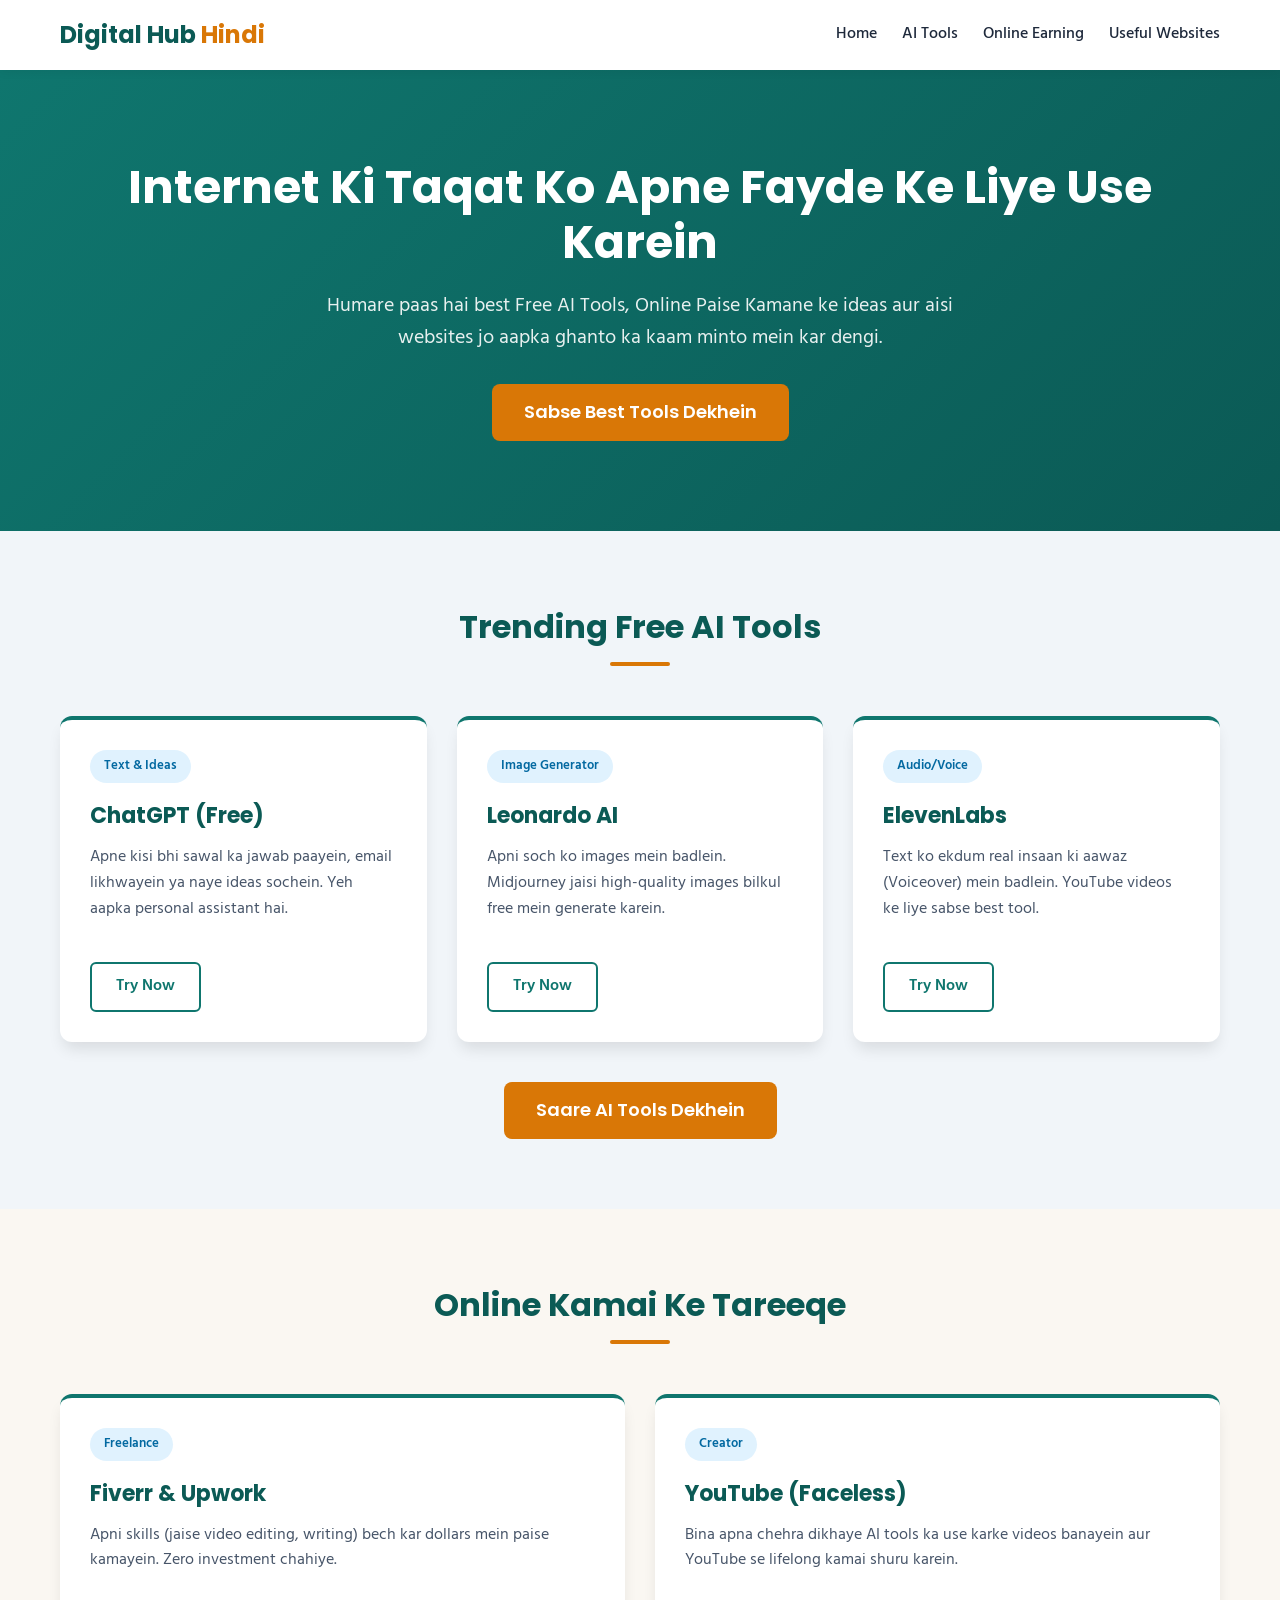
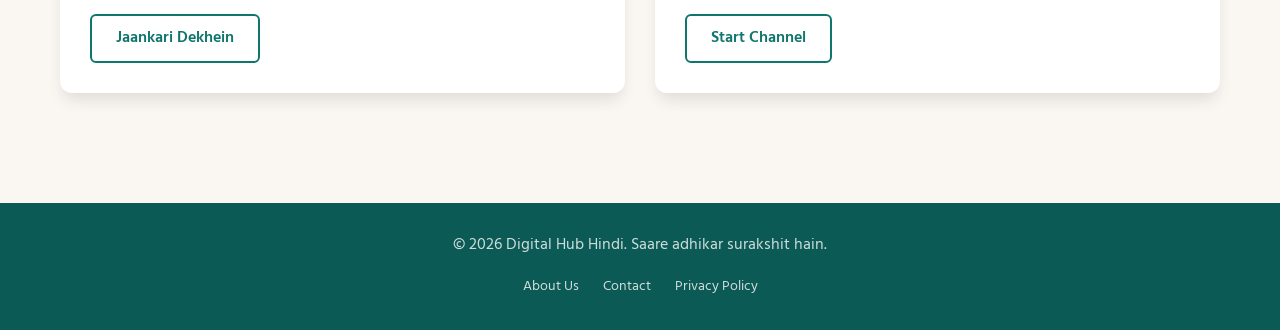
<file: index.html>
<!DOCTYPE html>
<html lang="hi">
<head>
    <meta charset="UTF-8">
    <meta name="viewport" content="width=device-width, initial-scale=1.0">
    <title>Digital Hub Hindi | Best AI Tools & Earning Ideas</title>
    
    <meta name="description" content="Digital Hub Hindi par aapko milenge best free AI tools, online earning ke tareeqe aur useful websites ki puri jaankari.">
    
    <link rel="preconnect" href="https://fonts.googleapis.com">
    <link rel="preconnect" href="https://fonts.gstatic.com" crossorigin>
    <link href="https://fonts.googleapis.com/css2?family=Hind:wght@400;500;600&family=Poppins:wght@500;600;700&display=swap" rel="stylesheet">
    
    <link rel="stylesheet" href="styles.css">
</head>
<body>

    <header class="navbar">
        <div class="container nav-container">
            <a href="index.html" class="logo">Digital Hub <span>Hindi</span></a>
            <nav class="nav-links">
                <a href="index.html">Home</a>
                <a href="ai-tools.html">AI Tools</a>
                <a href="earning.html">Online Earning</a>
                <a href="useful-sites.html">Useful Websites</a>
            </nav>
        </div>
    </header>

    <section class="hero">
        <div class="container hero-content">
            <h1>Internet Ki Taqat Ko Apne Fayde Ke Liye Use Karein</h1>
            <p>Humare paas hai best Free AI Tools, Online Paise Kamane ke ideas aur aisi websites jo aapka ghanto ka kaam minto mein kar dengi.</p>
            <a href="ai-tools.html" class="btn-primary">Sabse Best Tools Dekhein</a>
        </div>
    </section>

    <section id="ai-tools" class="section-padding bg-light">
        <div class="container">
            <h2 class="section-title">Trending Free AI Tools</h2>
            <div class="grid-cards">
                <div class="card">
                    <span class="badge">Text & Ideas</span>
                    <h3>ChatGPT (Free)</h3>
                    <p>Apne kisi bhi sawal ka jawab paayein, email likhwayein ya naye ideas sochein. Yeh aapka personal assistant hai.</p>
                    <a href="https://chat.openai.com" target="_blank" class="btn-outline">Try Now</a>
                </div>
                <div class="card">
                    <span class="badge">Image Generator</span>
                    <h3>Leonardo AI</h3>
                    <p>Apni soch ko images mein badlein. Midjourney jaisi high-quality images bilkul free mein generate karein.</p>
                    <a href="https://leonardo.ai" target="_blank" class="btn-outline">Try Now</a>
                </div>
                <div class="card">
                    <span class="badge">Audio/Voice</span>
                    <h3>ElevenLabs</h3>
                    <p>Text ko ekdum real insaan ki aawaz (Voiceover) mein badlein. YouTube videos ke liye sabse best tool.</p>
                    <a href="https://elevenlabs.io" target="_blank" class="btn-outline">Try Now</a>
                </div>
            </div>
            <div style="text-align: center; margin-top: 40px;">
                <a href="ai-tools.html" class="btn-primary">Saare AI Tools Dekhein</a>
            </div>
        </div>
    </section>

    <section id="earning" class="section-padding">
        <div class="container">
            <h2 class="section-title">Online Kamai Ke Tareeqe</h2>
            <div class="grid-cards">
                <div class="card">
                    <span class="badge">Freelance</span>
                    <h3>Fiverr & Upwork</h3>
                    <p>Apni skills (jaise video editing, writing) bech kar dollars mein paise kamayein. Zero investment chahiye.</p>
                    <a href="earning.html" class="btn-outline">Jaankari Dekhein</a>
                </div>
                <div class="card">
                    <span class="badge">Creator</span>
                    <h3>YouTube (Faceless)</h3>
                    <p>Bina apna chehra dikhaye AI tools ka use karke videos banayein aur YouTube se lifelong kamai shuru karein.</p>
                    <a href="earning.html" class="btn-outline">Start Channel</a>
                </div>
            </div>
        </div>
    </section>

    <footer class="footer">
        <div class="container">
            <p>&copy; 2026 Digital Hub Hindi. Saare adhikar surakshit hain.</p>
            <div style="margin-top: 15px;">
                <a href="about.html" style="color: white; margin: 0 10px; text-decoration: none; font-size: 14px; opacity: 0.8;">About Us</a>
                <a href="contact.html" style="color: white; margin: 0 10px; text-decoration: none; font-size: 14px; opacity: 0.8;">Contact</a>
                <a href="privacy-policy.html" style="color: white; margin: 0 10px; text-decoration: none; font-size: 14px; opacity: 0.8;">Privacy Policy</a>
            </div>
        </div>
    </footer>

    <script src="main.js"></script>
</body>
</html>
</file>
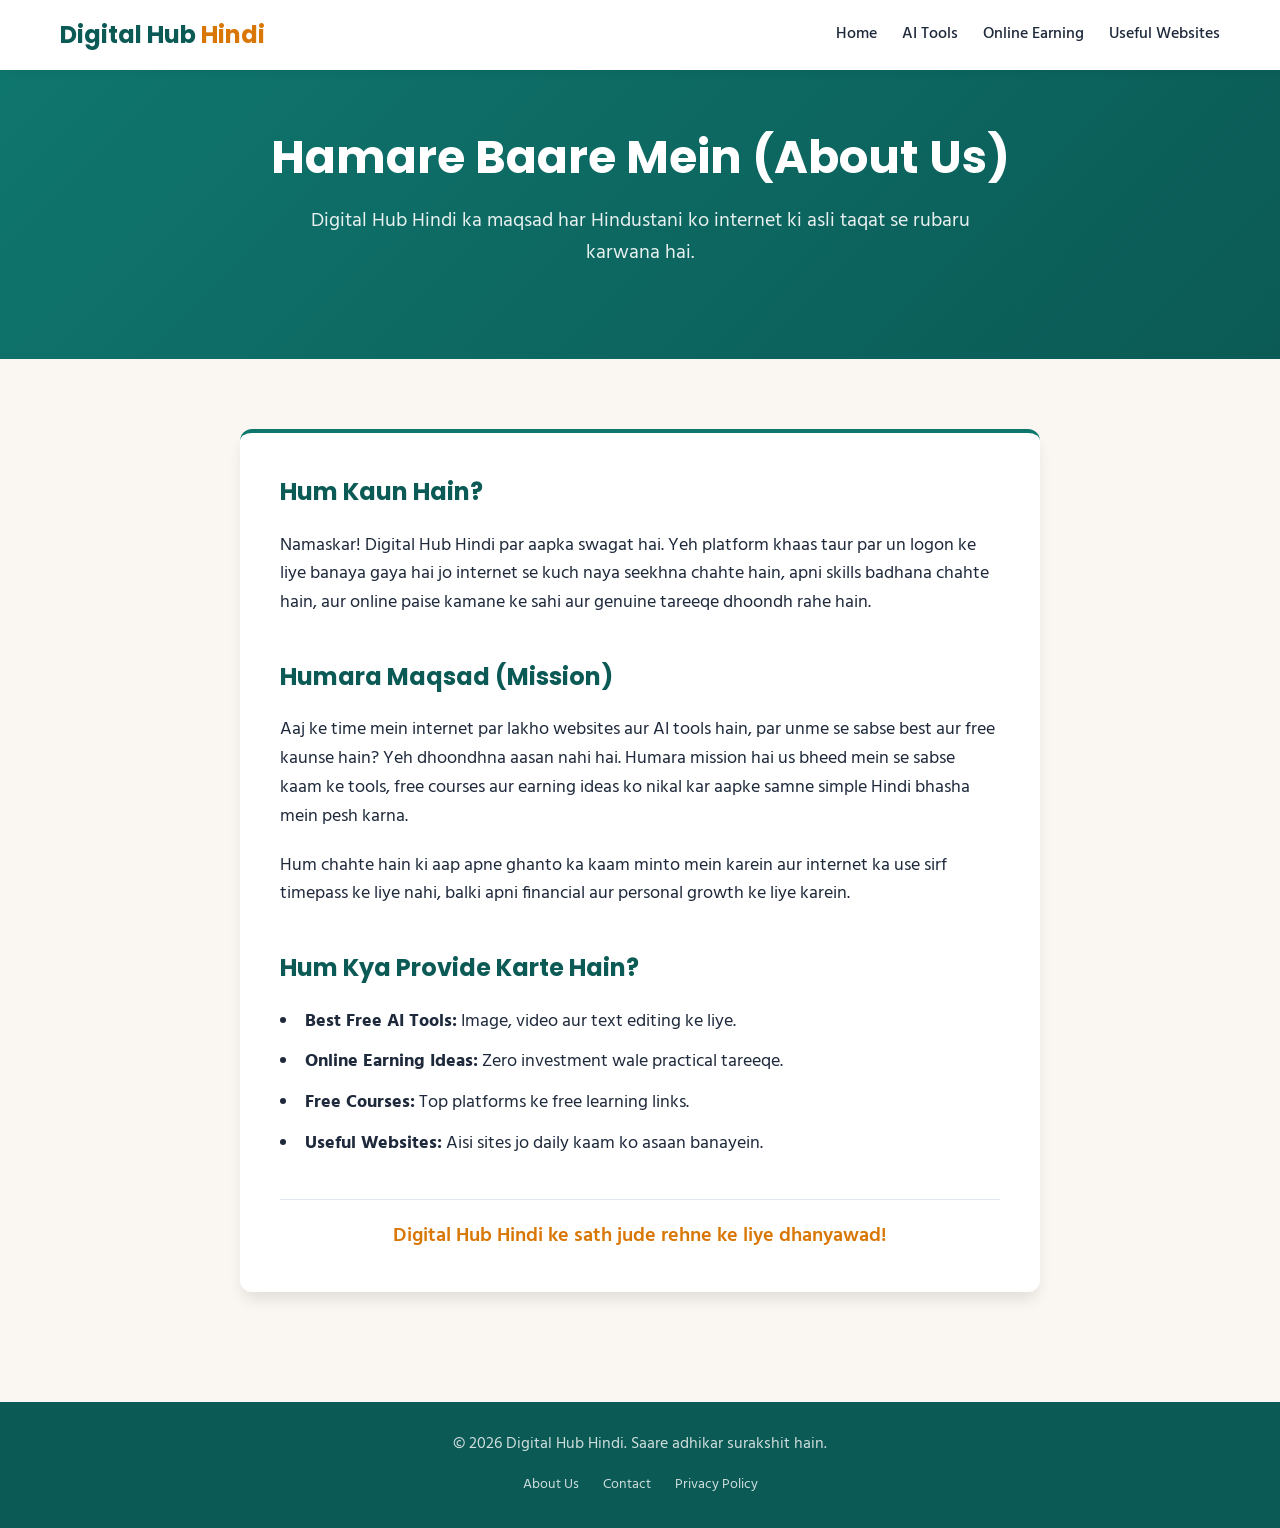
<file: about.html>
<!DOCTYPE html>
<html lang="hi">
<head>
    <meta charset="UTF-8">
    <meta name="viewport" content="width=device-width, initial-scale=1.0">
    <title>Hamare Baare Mein (About Us) - Digital Hub Hindi</title>
    
    <meta name="description" content="Digital Hub Hindi ke baare mein jaanein. Humara maqsad aapko best AI tools aur earning ideas dena hai.">
    
    <link rel="preconnect" href="https://fonts.googleapis.com">
    <link rel="preconnect" href="https://fonts.gstatic.com" crossorigin>
    <link href="https://fonts.googleapis.com/css2?family=Hind:wght@400;500;600&family=Poppins:wght@500;600;700&display=swap" rel="stylesheet">
    
    <link rel="stylesheet" href="styles.css">
</head>
<body>

    <header class="navbar">
        <div class="container nav-container">
            <a href="index.html" class="logo">Digital Hub <span>Hindi</span></a>
            <nav class="nav-links">
                <a href="index.html">Home</a>
                <a href="ai-tools.html">AI Tools</a>
                <a href="earning.html">Online Earning</a>
                <a href="useful-sites.html">Useful Websites</a>
            </nav>
        </div>
    </header>

    <section class="hero" style="padding: 60px 20px;">
        <div class="container hero-content">
            <h1>Hamare Baare Mein (About Us)</h1>
            <p>Digital Hub Hindi ka maqsad har Hindustani ko internet ki asli taqat se rubaru karwana hai.</p>
        </div>
    </section>

    <section class="section-padding">
        <div class="container" style="max-width: 800px; margin: 0 auto; background: var(--card-bg); padding: 40px; border-radius: var(--border-radius); box-shadow: var(--shadow); border-top: 4px solid var(--primary);">
            
            <h2 style="margin-bottom: 20px; color: var(--primary-dark);">Hum Kaun Hain?</h2>
            <p style="margin-bottom: 20px; font-size: 18px;">Namaskar! Digital Hub Hindi par aapka swagat hai. Yeh platform khaas taur par un logon ke liye banaya gaya hai jo internet se kuch naya seekhna chahte hain, apni skills badhana chahte hain, aur online paise kamane ke sahi aur genuine tareeqe dhoondh rahe hain.</p>
            
            <h2 style="margin-bottom: 20px; color: var(--primary-dark); margin-top: 40px;">Humara Maqsad (Mission)</h2>
            <p style="margin-bottom: 20px; font-size: 18px;">Aaj ke time mein internet par lakho websites aur AI tools hain, par unme se sabse best aur free kaunse hain? Yeh dhoondhna aasan nahi hai. Humara mission hai us bheed mein se sabse kaam ke tools, free courses aur earning ideas ko nikal kar aapke samne simple Hindi bhasha mein pesh karna.</p>
            <p style="margin-bottom: 20px; font-size: 18px;">Hum chahte hain ki aap apne ghanto ka kaam minto mein karein aur internet ka use sirf timepass ke liye nahi, balki apni financial aur personal growth ke liye karein.</p>

            <h2 style="margin-bottom: 20px; color: var(--primary-dark); margin-top: 40px;">Hum Kya Provide Karte Hain?</h2>
            <ul style="list-style-position: inside; margin-bottom: 20px; font-size: 18px; color: var(--text-main);">
                <li style="margin-bottom: 12px;"><strong>Best Free AI Tools:</strong> Image, video aur text editing ke liye.</li>
                <li style="margin-bottom: 12px;"><strong>Online Earning Ideas:</strong> Zero investment wale practical tareeqe.</li>
                <li style="margin-bottom: 12px;"><strong>Free Courses:</strong> Top platforms ke free learning links.</li>
                <li style="margin-bottom: 12px;"><strong>Useful Websites:</strong> Aisi sites jo daily kaam ko asaan banayein.</li>
            </ul>

            <div style="text-align: center; margin-top: 40px; padding-top: 20px; border-top: 1px solid #e2e8f0;">
                <p style="font-size: 20px; font-weight: 600; color: var(--accent);">Digital Hub Hindi ke sath jude rehne ke liye dhanyawad!</p>
            </div>

        </div>
    </section>

    <footer class="footer">
        <div class="container">
            <p>&copy; 2026 Digital Hub Hindi. Saare adhikar surakshit hain.</p>
            <div style="margin-top: 15px;">
                <a href="about.html" style="color: white; margin: 0 10px; text-decoration: none; font-size: 14px; opacity: 0.8;">About Us</a>
                <a href="contact.html" style="color: white; margin: 0 10px; text-decoration: none; font-size: 14px; opacity: 0.8;">Contact</a>
                <a href="privacy-policy.html" style="color: white; margin: 0 10px; text-decoration: none; font-size: 14px; opacity: 0.8;">Privacy Policy</a>
            </div>
        </div>
    </footer>

    <script src="main.js"></script>
</body>
</html>
</file>
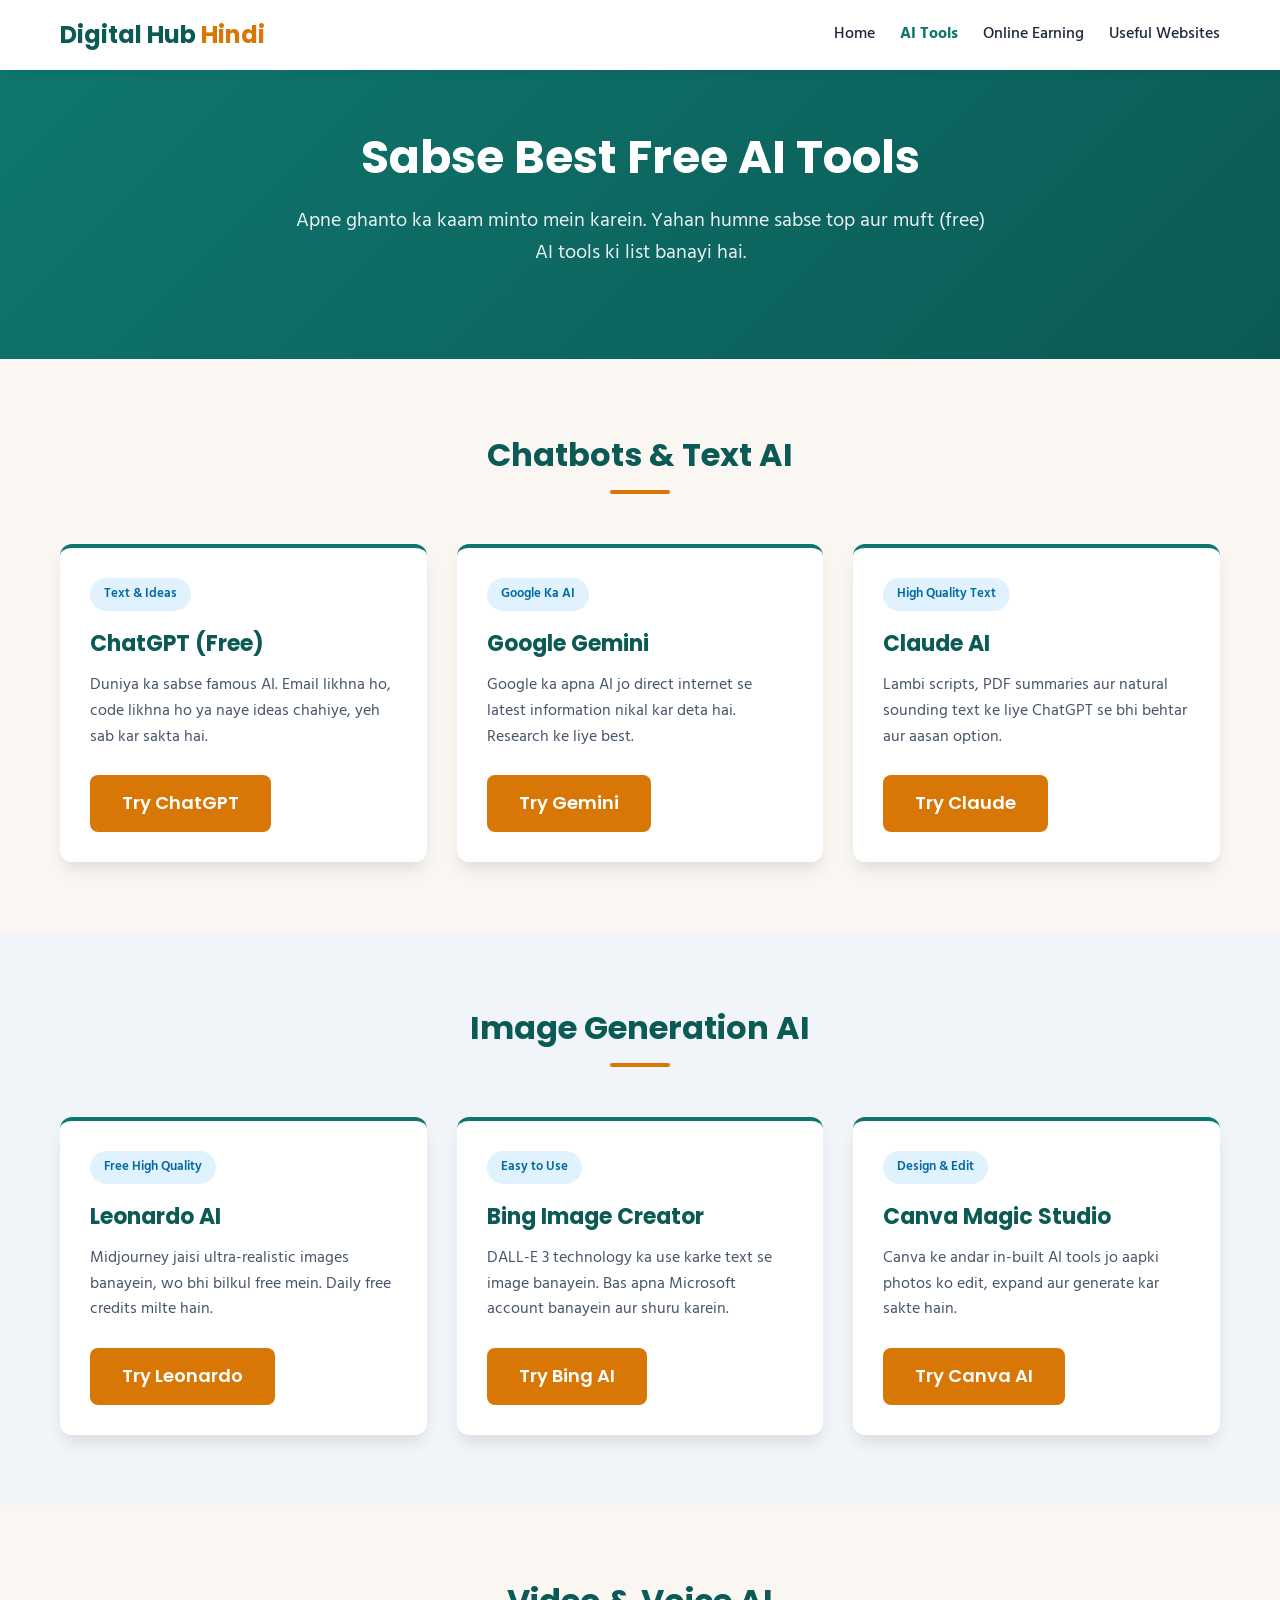
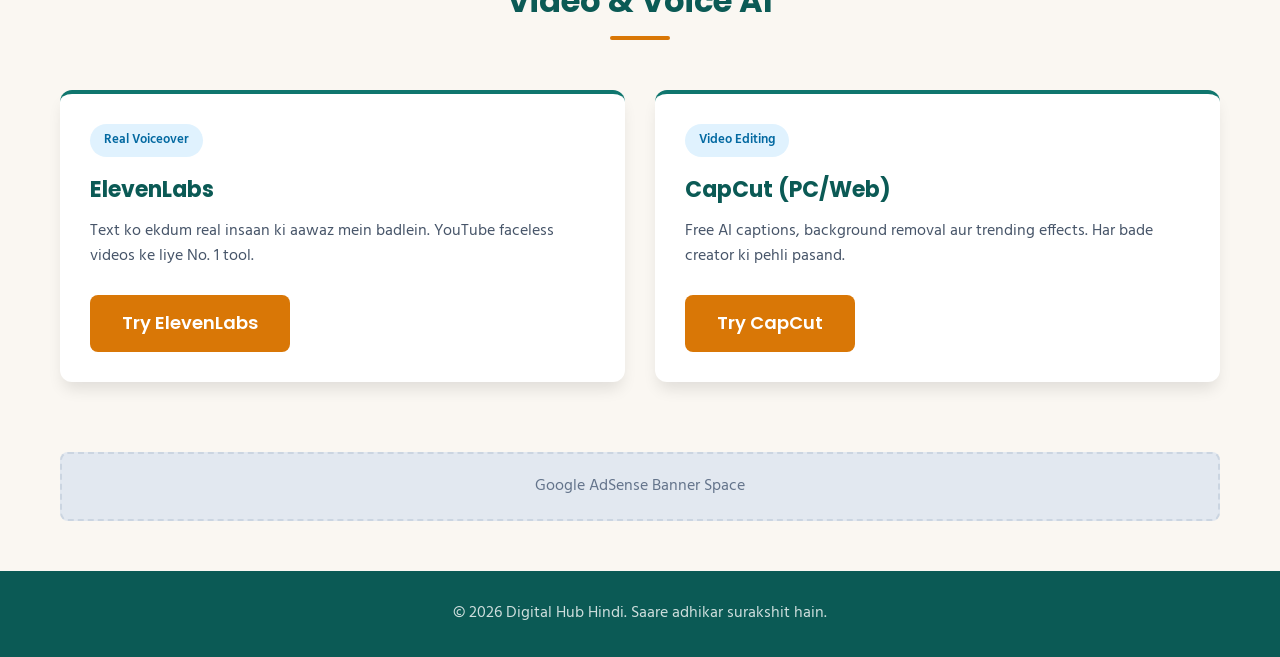
<file: ai-tools.html>
<!DOCTYPE html>
<html lang="hi">
<head>
    <meta charset="UTF-8">
    <meta name="viewport" content="width=device-width, initial-scale=1.0">
    <title>Best Free AI Tools - Digital Hub Hindi</title>
    
    <meta name="description" content="Video editing, image generation, aur text writing ke liye sabse best free AI tools ki puri list.">
    
    <link rel="preconnect" href="https://fonts.googleapis.com">
    <link rel="preconnect" href="https://fonts.gstatic.com" crossorigin>
    <link href="https://fonts.googleapis.com/css2?family=Hind:wght@400;500;600&family=Poppins:wght@500;600;700&display=swap" rel="stylesheet">
    
    <link rel="stylesheet" href="styles.css">
</head>
<body>

    <header class="navbar">
        <div class="container nav-container">
            <a href="index.html" class="logo">Digital Hub <span>Hindi</span></a>
            <nav class="nav-links">
                <a href="index.html">Home</a>
                <a href="ai-tools.html" style="color: var(--primary); font-weight: 700;">AI Tools</a>
                <a href="earning.html">Online Earning</a>
                <a href="useful-sites.html">Useful Websites</a>
            </nav>
        </div>
    </header>

    <section class="hero" style="padding: 60px 20px;">
        <div class="container hero-content">
            <h1>Sabse Best Free AI Tools</h1>
            <p>Apne ghanto ka kaam minto mein karein. Yahan humne sabse top aur muft (free) AI tools ki list banayi hai.</p>
        </div>
    </section>

    <section class="section-padding">
        <div class="container">
            <h2 class="section-title">Chatbots & Text AI</h2>
            <div class="grid-cards">
                <div class="card">
                    <span class="badge">Text & Ideas</span>
                    <h3>ChatGPT (Free)</h3>
                    <p>Duniya ka sabse famous AI. Email likhna ho, code likhna ho ya naye ideas chahiye, yeh sab kar sakta hai.</p>
                    <a href="https://chat.openai.com" target="_blank" class="btn-primary">Try ChatGPT</a>
                </div>
                <div class="card">
                    <span class="badge">Google Ka AI</span>
                    <h3>Google Gemini</h3>
                    <p>Google ka apna AI jo direct internet se latest information nikal kar deta hai. Research ke liye best.</p>
                    <a href="https://gemini.google.com" target="_blank" class="btn-primary">Try Gemini</a>
                </div>
                <div class="card">
                    <span class="badge">High Quality Text</span>
                    <h3>Claude AI</h3>
                    <p>Lambi scripts, PDF summaries aur natural sounding text ke liye ChatGPT se bhi behtar aur aasan option.</p>
                    <a href="https://claude.ai" target="_blank" class="btn-primary">Try Claude</a>
                </div>
            </div>
        </div>
    </section>

    <section class="section-padding bg-light">
        <div class="container">
            <h2 class="section-title">Image Generation AI</h2>
            <div class="grid-cards">
                <div class="card">
                    <span class="badge">Free High Quality</span>
                    <h3>Leonardo AI</h3>
                    <p>Midjourney jaisi ultra-realistic images banayein, wo bhi bilkul free mein. Daily free credits milte hain.</p>
                    <a href="https://leonardo.ai" target="_blank" class="btn-primary">Try Leonardo</a>
                </div>
                <div class="card">
                    <span class="badge">Easy to Use</span>
                    <h3>Bing Image Creator</h3>
                    <p>DALL-E 3 technology ka use karke text se image banayein. Bas apna Microsoft account banayein aur shuru karein.</p>
                    <a href="https://www.bing.com/create" target="_blank" class="btn-primary">Try Bing AI</a>
                </div>
                <div class="card">
                    <span class="badge">Design & Edit</span>
                    <h3>Canva Magic Studio</h3>
                    <p>Canva ke andar in-built AI tools jo aapki photos ko edit, expand aur generate kar sakte hain.</p>
                    <a href="https://www.canva.com" target="_blank" class="btn-primary">Try Canva AI</a>
                </div>
            </div>
        </div>
    </section>

    <section class="section-padding">
        <div class="container">
            <h2 class="section-title">Video & Voice AI</h2>
            <div class="grid-cards">
                <div class="card">
                    <span class="badge">Real Voiceover</span>
                    <h3>ElevenLabs</h3>
                    <p>Text ko ekdum real insaan ki aawaz mein badlein. YouTube faceless videos ke liye No. 1 tool.</p>
                    <a href="https://elevenlabs.io" target="_blank" class="btn-primary">Try ElevenLabs</a>
                </div>
                <div class="card">
                    <span class="badge">Video Editing</span>
                    <h3>CapCut (PC/Web)</h3>
                    <p>Free AI captions, background removal aur trending effects. Har bade creator ki pehli pasand.</p>
                    <a href="https://www.capcut.com" target="_blank" class="btn-primary">Try CapCut</a>
                </div>
            </div>
        </div>
    </section>

    <div class="container" style="text-align: center; margin-bottom: 50px;">
        <div style="background: #e2e8f0; color: #64748b; padding: 20px; border: 2px dashed #cbd5e1; border-radius: 8px;">
            Google AdSense Banner Space
        </div>
    </div>

    <footer class="footer">
        <div class="container">
            <p>&copy; 2026 Digital Hub Hindi. Saare adhikar surakshit hain.</p>
        </div>
    </footer>

    <script src="main.js"></script>
</body>
</html>
</file>
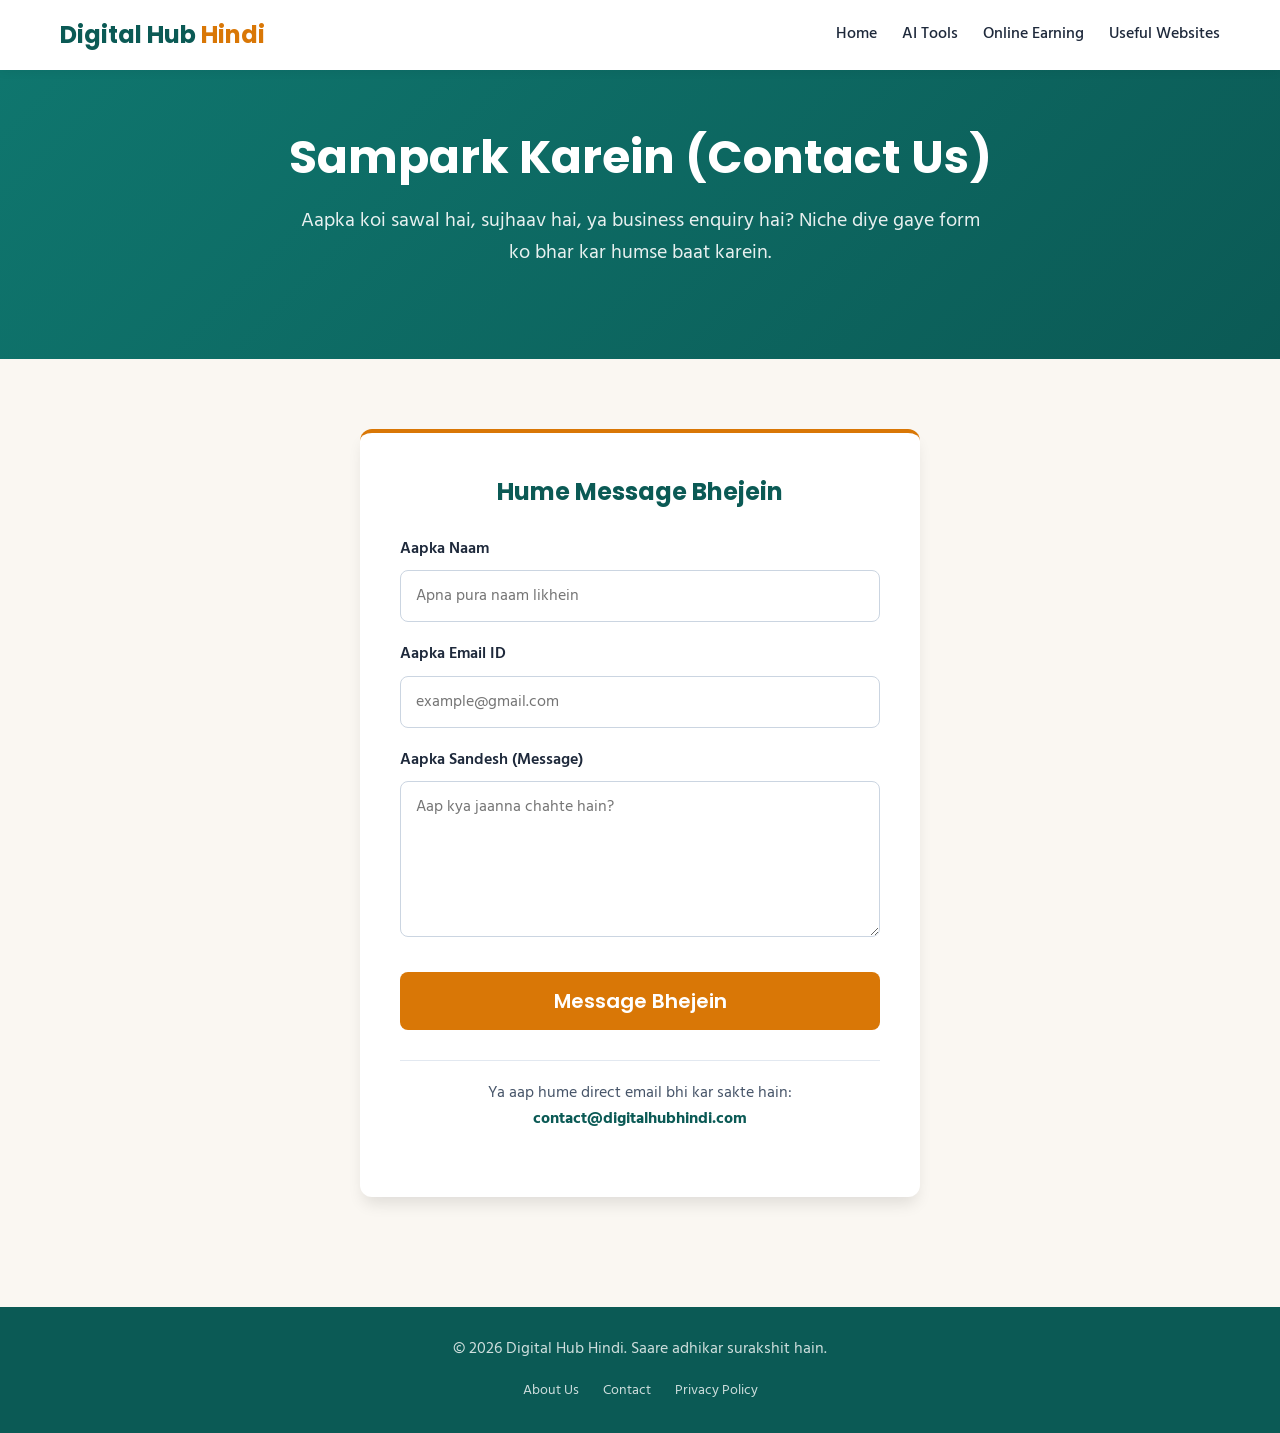
<file: contact.html>
<!DOCTYPE html>
<html lang="hi">
<head>
    <meta charset="UTF-8">
    <meta name="viewport" content="width=device-width, initial-scale=1.0">
    <title>Sampark Karein (Contact Us) - Digital Hub Hindi</title>
    
    <meta name="description" content="Digital Hub Hindi se sampark karein. Kisi bhi sawal, sujhaav ya business enquiry ke liye hume message bhejein.">
    
    <link rel="preconnect" href="https://fonts.googleapis.com">
    <link rel="preconnect" href="https://fonts.gstatic.com" crossorigin>
    <link href="https://fonts.googleapis.com/css2?family=Hind:wght@400;500;600&family=Poppins:wght@500;600;700&display=swap" rel="stylesheet">
    
    <link rel="stylesheet" href="styles.css">
</head>
<body>

    <header class="navbar">
        <div class="container nav-container">
            <a href="index.html" class="logo">Digital Hub <span>Hindi</span></a>
            <nav class="nav-links">
                <a href="index.html">Home</a>
                <a href="ai-tools.html">AI Tools</a>
                <a href="earning.html">Online Earning</a>
                <a href="useful-sites.html">Useful Websites</a>
            </nav>
        </div>
    </header>

    <section class="hero" style="padding: 60px 20px;">
        <div class="container hero-content">
            <h1>Sampark Karein (Contact Us)</h1>
            <p>Aapka koi sawal hai, sujhaav hai, ya business enquiry hai? Niche diye gaye form ko bhar kar humse baat karein.</p>
        </div>
    </section>

    <section class="section-padding">
        <div class="container" style="max-width: 600px; margin: 0 auto;">
            
            <div class="card" style="padding: 40px; border-top: 4px solid var(--accent);">
                <h2 style="margin-bottom: 25px; text-align: center;">Hume Message Bhejein</h2>
                
                <form action="#" method="GET" onsubmit="alert('Message bheja gaya! (Yeh abhi demo mode mein hai)'); return false;">
                    
                    <div style="margin-bottom: 20px;">
                        <label for="name" style="display: block; margin-bottom: 8px; font-weight: 600; color: var(--text-main);">Aapka Naam</label>
                        <input type="text" id="name" required placeholder="Apna pura naam likhein" style="width: 100%; padding: 12px 15px; border: 1px solid #cbd5e1; border-radius: 8px; font-family: var(--font-body); font-size: 16px; outline: none; transition: border 0.3s;">
                    </div>

                    <div style="margin-bottom: 20px;">
                        <label for="email" style="display: block; margin-bottom: 8px; font-weight: 600; color: var(--text-main);">Aapka Email ID</label>
                        <input type="email" id="email" required placeholder="example@gmail.com" style="width: 100%; padding: 12px 15px; border: 1px solid #cbd5e1; border-radius: 8px; font-family: var(--font-body); font-size: 16px; outline: none; transition: border 0.3s;">
                    </div>

                    <div style="margin-bottom: 25px;">
                        <label for="message" style="display: block; margin-bottom: 8px; font-weight: 600; color: var(--text-main);">Aapka Sandesh (Message)</label>
                        <textarea id="message" required rows="5" placeholder="Aap kya jaanna chahte hain?" style="width: 100%; padding: 12px 15px; border: 1px solid #cbd5e1; border-radius: 8px; font-family: var(--font-body); font-size: 16px; outline: none; resize: vertical; transition: border 0.3s;"></textarea>
                    </div>

                    <button type="submit" class="btn-primary" style="width: 100%; text-align: center; font-size: 20px;">Message Bhejein</button>
                </form>

                <div style="text-align: center; margin-top: 30px; padding-top: 20px; border-top: 1px solid #e2e8f0;">
                    <p style="color: var(--text-light); font-size: 16px;">Ya aap hume direct email bhi kar sakte hain:<br>
                    <strong style="color: var(--primary-dark);">contact@digitalhubhindi.com</strong></p>
                </div>
            </div>

        </div>
    </section>

    <footer class="footer">
        <div class="container">
            <p>&copy; 2026 Digital Hub Hindi. Saare adhikar surakshit hain.</p>
            <div style="margin-top: 15px;">
                <a href="about.html" style="color: white; margin: 0 10px; text-decoration: none; font-size: 14px; opacity: 0.8;">About Us</a>
                <a href="contact.html" style="color: white; margin: 0 10px; text-decoration: none; font-size: 14px; opacity: 0.8;">Contact</a>
                <a href="privacy-policy.html" style="color: white; margin: 0 10px; text-decoration: none; font-size: 14px; opacity: 0.8;">Privacy Policy</a>
            </div>
        </div>
    </footer>

    <script src="main.js"></script>
</body>
</html>
</file>
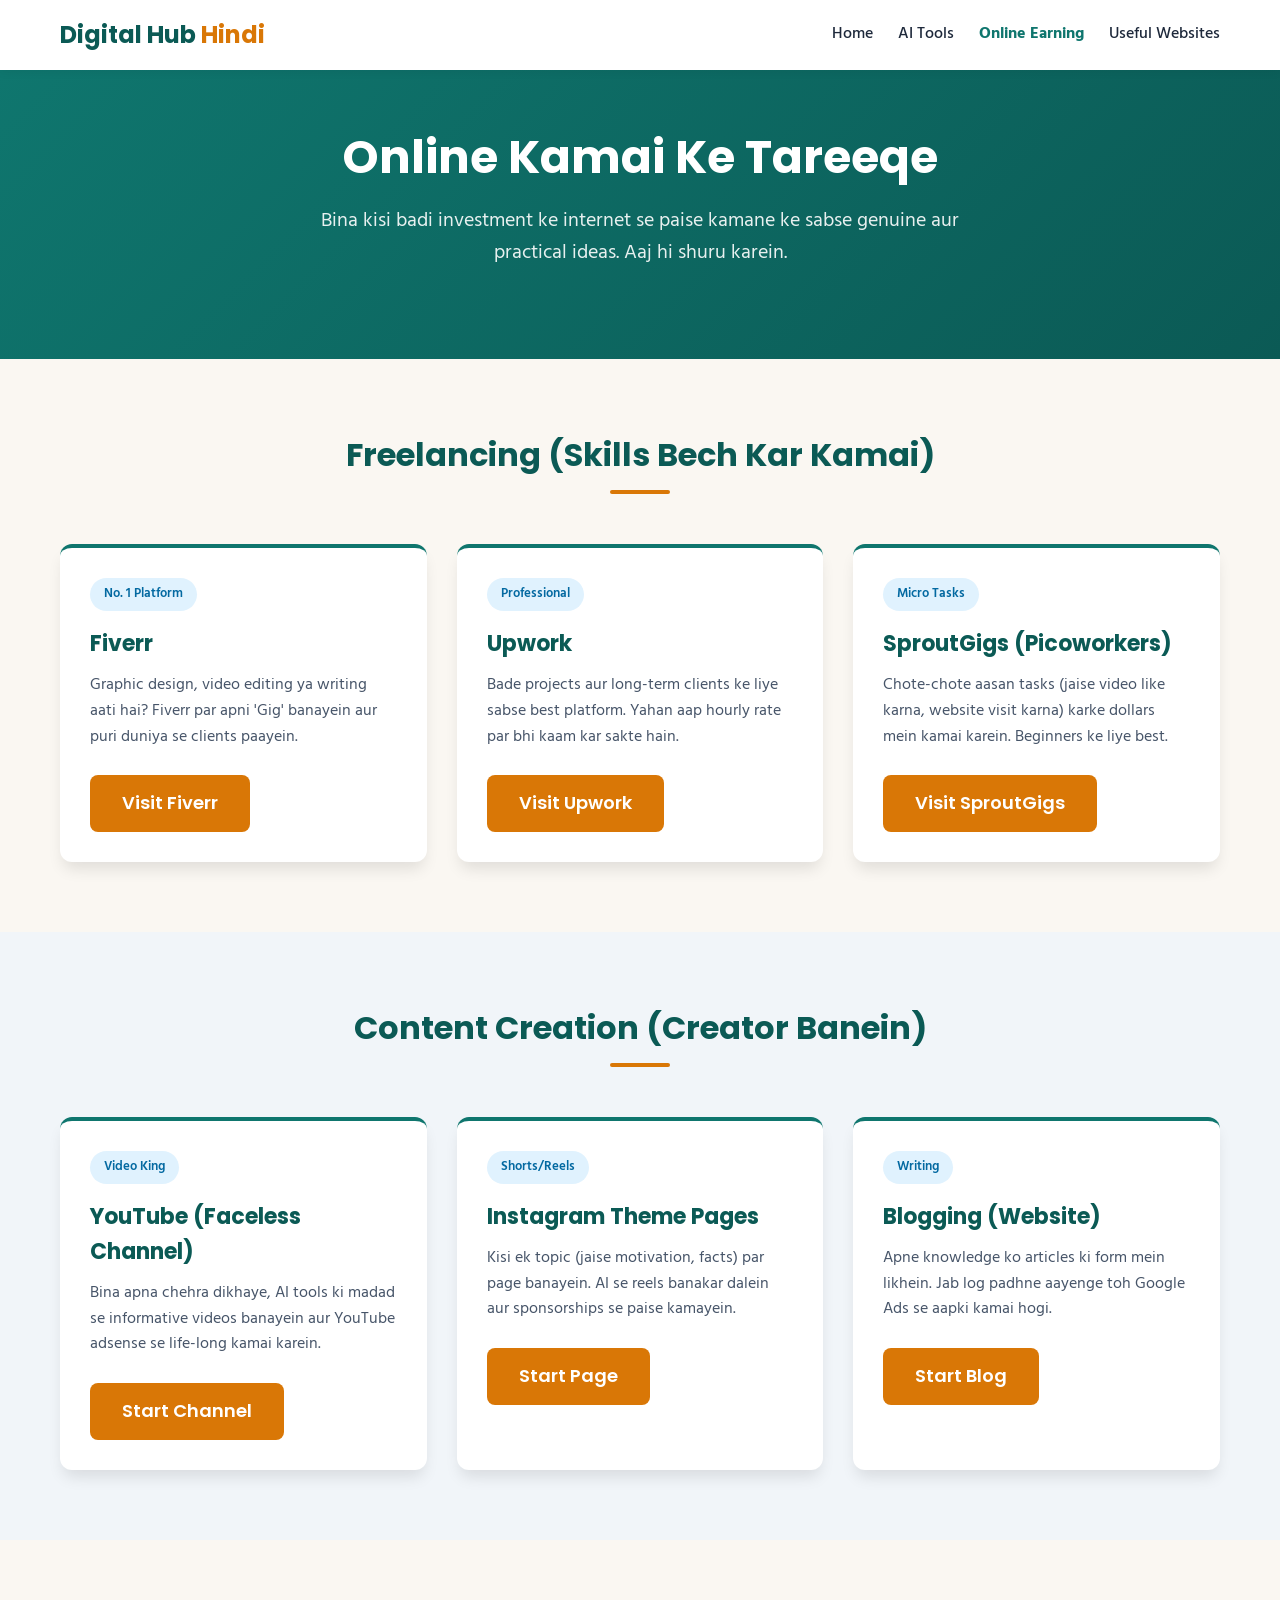
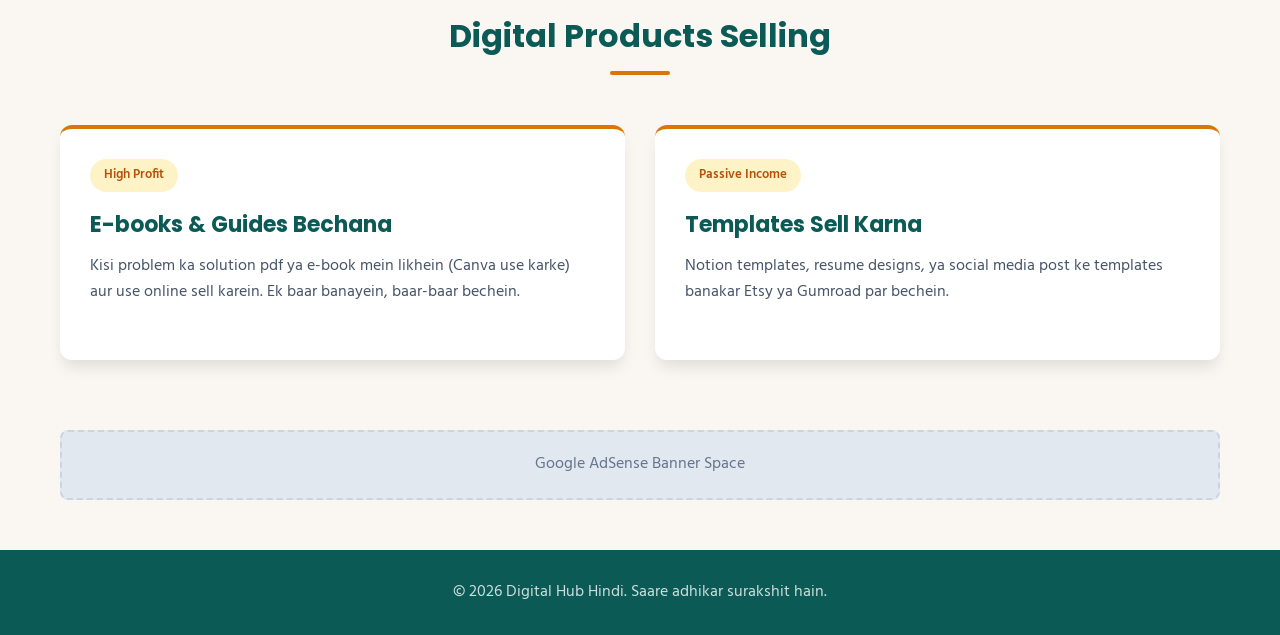
<file: earning.html>
<!DOCTYPE html>
<html lang="hi">
<head>
    <meta charset="UTF-8">
    <meta name="viewport" content="width=device-width, initial-scale=1.0">
    <title>Online Earning Ideas - Digital Hub Hindi</title>
    
    <meta name="description" content="Internet se online paise kamane ke sabse genuine tareeqe. Freelancing, YouTube, aur digital products ke baare mein jaanein.">
    
    <link rel="preconnect" href="https://fonts.googleapis.com">
    <link rel="preconnect" href="https://fonts.gstatic.com" crossorigin>
    <link href="https://fonts.googleapis.com/css2?family=Hind:wght@400;500;600&family=Poppins:wght@500;600;700&display=swap" rel="stylesheet">
    
    <link rel="stylesheet" href="styles.css">
</head>
<body>

    <header class="navbar">
        <div class="container nav-container">
            <a href="index.html" class="logo">Digital Hub <span>Hindi</span></a>
            <nav class="nav-links">
                <a href="index.html">Home</a>
                <a href="ai-tools.html">AI Tools</a>
                <a href="earning.html" style="color: var(--primary); font-weight: 700;">Online Earning</a>
                <a href="useful-sites.html">Useful Websites</a>
            </nav>
        </div>
    </header>

    <section class="hero" style="padding: 60px 20px;">
        <div class="container hero-content">
            <h1>Online Kamai Ke Tareeqe</h1>
            <p>Bina kisi badi investment ke internet se paise kamane ke sabse genuine aur practical ideas. Aaj hi shuru karein.</p>
        </div>
    </section>

    <section class="section-padding">
        <div class="container">
            <h2 class="section-title">Freelancing (Skills Bech Kar Kamai)</h2>
            <div class="grid-cards">
                <div class="card">
                    <span class="badge">No. 1 Platform</span>
                    <h3>Fiverr</h3>
                    <p>Graphic design, video editing ya writing aati hai? Fiverr par apni 'Gig' banayein aur puri duniya se clients paayein.</p>
                    <a href="https://www.fiverr.com/" target="_blank" class="btn-primary">Visit Fiverr</a>
                </div>
                <div class="card">
                    <span class="badge">Professional</span>
                    <h3>Upwork</h3>
                    <p>Bade projects aur long-term clients ke liye sabse best platform. Yahan aap hourly rate par bhi kaam kar sakte hain.</p>
                    <a href="https://www.upwork.com/" target="_blank" class="btn-primary">Visit Upwork</a>
                </div>
                <div class="card">
                    <span class="badge">Micro Tasks</span>
                    <h3>SproutGigs (Picoworkers)</h3>
                    <p>Chote-chote aasan tasks (jaise video like karna, website visit karna) karke dollars mein kamai karein. Beginners ke liye best.</p>
                    <a href="https://sproutgigs.com/" target="_blank" class="btn-primary">Visit SproutGigs</a>
                </div>
            </div>
        </div>
    </section>

    <section class="section-padding bg-light">
        <div class="container">
            <h2 class="section-title">Content Creation (Creator Banein)</h2>
            <div class="grid-cards">
                <div class="card">
                    <span class="badge">Video King</span>
                    <h3>YouTube (Faceless Channel)</h3>
                    <p>Bina apna chehra dikhaye, AI tools ki madad se informative videos banayein aur YouTube adsense se life-long kamai karein.</p>
                    <a href="https://studio.youtube.com/" target="_blank" class="btn-primary">Start Channel</a>
                </div>
                <div class="card">
                    <span class="badge">Shorts/Reels</span>
                    <h3>Instagram Theme Pages</h3>
                    <p>Kisi ek topic (jaise motivation, facts) par page banayein. AI se reels banakar dalein aur sponsorships se paise kamayein.</p>
                    <a href="https://www.instagram.com/" target="_blank" class="btn-primary">Start Page</a>
                </div>
                <div class="card">
                    <span class="badge">Writing</span>
                    <h3>Blogging (Website)</h3>
                    <p>Apne knowledge ko articles ki form mein likhein. Jab log padhne aayenge toh Google Ads se aapki kamai hogi.</p>
                    <a href="https://www.blogger.com/" target="_blank" class="btn-primary">Start Blog</a>
                </div>
            </div>
        </div>
    </section>

    <section class="section-padding">
        <div class="container">
            <h2 class="section-title">Digital Products Selling</h2>
            <div class="grid-cards">
                <div class="card" style="border-top-color: var(--accent);">
                    <span class="badge" style="background: #fef3c7; color: #b45309;">High Profit</span>
                    <h3>E-books & Guides Bechana</h3>
                    <p>Kisi problem ka solution pdf ya e-book mein likhein (Canva use karke) aur use online sell karein. Ek baar banayein, baar-baar bechein.</p>
                </div>
                <div class="card" style="border-top-color: var(--accent);">
                    <span class="badge" style="background: #fef3c7; color: #b45309;">Passive Income</span>
                    <h3>Templates Sell Karna</h3>
                    <p>Notion templates, resume designs, ya social media post ke templates banakar Etsy ya Gumroad par bechein.</p>
                </div>
            </div>
        </div>
    </section>

    <div class="container" style="text-align: center; margin-bottom: 50px;">
        <div style="background: #e2e8f0; color: #64748b; padding: 20px; border: 2px dashed #cbd5e1; border-radius: 8px;">
            Google AdSense Banner Space
        </div>
    </div>

    <footer class="footer">
        <div class="container">
            <p>&copy; 2026 Digital Hub Hindi. Saare adhikar surakshit hain.</p>
        </div>
    </footer>

    <script src="main.js"></script>
</body>
</html>
</file>
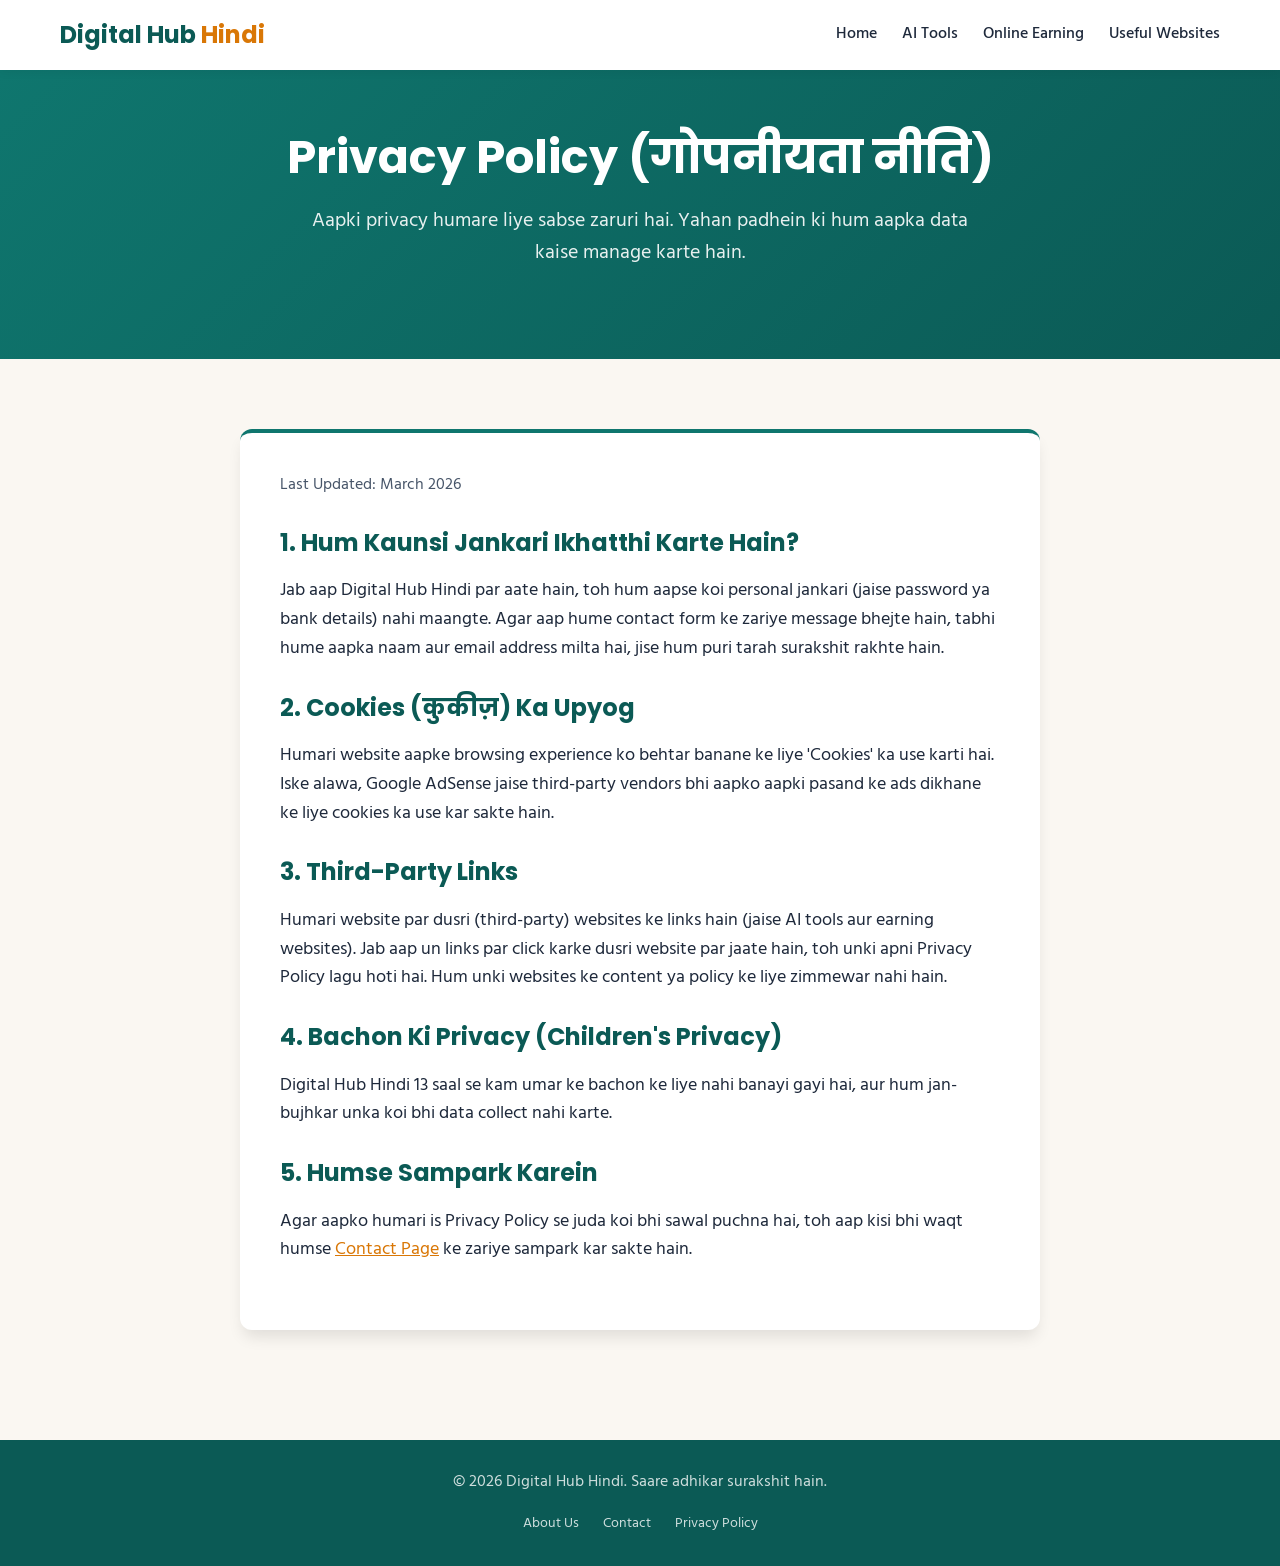
<file: privacy-policy.html>
<!DOCTYPE html>
<html lang="hi">
<head>
    <meta charset="UTF-8">
    <meta name="viewport" content="width=device-width, initial-scale=1.0">
    <title>Privacy Policy - Digital Hub Hindi</title>
    
    <meta name="description" content="Digital Hub Hindi ki Privacy Policy. Jaanein hum aapki jankari (data) ko kaise surakshit rakhte hain.">
    
    <link rel="preconnect" href="https://fonts.googleapis.com">
    <link rel="preconnect" href="https://fonts.gstatic.com" crossorigin>
    <link href="https://fonts.googleapis.com/css2?family=Hind:wght@400;500;600&family=Poppins:wght@500;600;700&display=swap" rel="stylesheet">
    
    <link rel="stylesheet" href="styles.css">
</head>
<body>

    <header class="navbar">
        <div class="container nav-container">
            <a href="index.html" class="logo">Digital Hub <span>Hindi</span></a>
            <nav class="nav-links">
                <a href="index.html">Home</a>
                <a href="ai-tools.html">AI Tools</a>
                <a href="earning.html">Online Earning</a>
                <a href="useful-sites.html">Useful Websites</a>
            </nav>
        </div>
    </header>

    <section class="hero" style="padding: 60px 20px;">
        <div class="container hero-content">
            <h1>Privacy Policy (गोपनीयता नीति)</h1>
            <p>Aapki privacy humare liye sabse zaruri hai. Yahan padhein ki hum aapka data kaise manage karte hain.</p>
        </div>
    </section>

    <section class="section-padding">
        <div class="container" style="max-width: 800px; margin: 0 auto; background: var(--card-bg); padding: 40px; border-radius: var(--border-radius); box-shadow: var(--shadow); border-top: 4px solid var(--primary);">
            
            <p style="margin-bottom: 25px; font-size: 16px; color: var(--text-light);">Last Updated: March 2026</p>

            <h2 style="margin-bottom: 15px; color: var(--primary-dark); font-size: 24px;">1. Hum Kaunsi Jankari Ikhatthi Karte Hain?</h2>
            <p style="margin-bottom: 25px; font-size: 18px;">Jab aap Digital Hub Hindi par aate hain, toh hum aapse koi personal jankari (jaise password ya bank details) nahi maangte. Agar aap hume contact form ke zariye message bhejte hain, tabhi hume aapka naam aur email address milta hai, jise hum puri tarah surakshit rakhte hain.</p>
            
            <h2 style="margin-bottom: 15px; color: var(--primary-dark); font-size: 24px;">2. Cookies (कुकीज़) Ka Upyog</h2>
            <p style="margin-bottom: 25px; font-size: 18px;">Humari website aapke browsing experience ko behtar banane ke liye 'Cookies' ka use karti hai. Iske alawa, Google AdSense jaise third-party vendors bhi aapko aapki pasand ke ads dikhane ke liye cookies ka use kar sakte hain.</p>

            <h2 style="margin-bottom: 15px; color: var(--primary-dark); font-size: 24px;">3. Third-Party Links</h2>
            <p style="margin-bottom: 25px; font-size: 18px;">Humari website par dusri (third-party) websites ke links hain (jaise AI tools aur earning websites). Jab aap un links par click karke dusri website par jaate hain, toh unki apni Privacy Policy lagu hoti hai. Hum unki websites ke content ya policy ke liye zimmewar nahi hain.</p>

            <h2 style="margin-bottom: 15px; color: var(--primary-dark); font-size: 24px;">4. Bachon Ki Privacy (Children's Privacy)</h2>
            <p style="margin-bottom: 25px; font-size: 18px;">Digital Hub Hindi 13 saal se kam umar ke bachon ke liye nahi banayi gayi hai, aur hum jan-bujhkar unka koi bhi data collect nahi karte.</p>

            <h2 style="margin-bottom: 15px; color: var(--primary-dark); font-size: 24px;">5. Humse Sampark Karein</h2>
            <p style="margin-bottom: 25px; font-size: 18px;">Agar aapko humari is Privacy Policy se juda koi bhi sawal puchna hai, toh aap kisi bhi waqt humse <a href="contact.html" style="color: var(--accent); text-decoration: underline;">Contact Page</a> ke zariye sampark kar sakte hain.</p>

        </div>
    </section>

    <footer class="footer">
        <div class="container">
            <p>&copy; 2026 Digital Hub Hindi. Saare adhikar surakshit hain.</p>
            <div style="margin-top: 15px;">
                <a href="about.html" style="color: white; margin: 0 10px; text-decoration: none; font-size: 14px; opacity: 0.8;">About Us</a>
                <a href="contact.html" style="color: white; margin: 0 10px; text-decoration: none; font-size: 14px; opacity: 0.8;">Contact</a>
                <a href="privacy-policy.html" style="color: white; margin: 0 10px; text-decoration: none; font-size: 14px; opacity: 0.8;">Privacy Policy</a>
            </div>
        </div>
    </footer>

    <script src="main.js"></script>
</body>
</html>
</file>
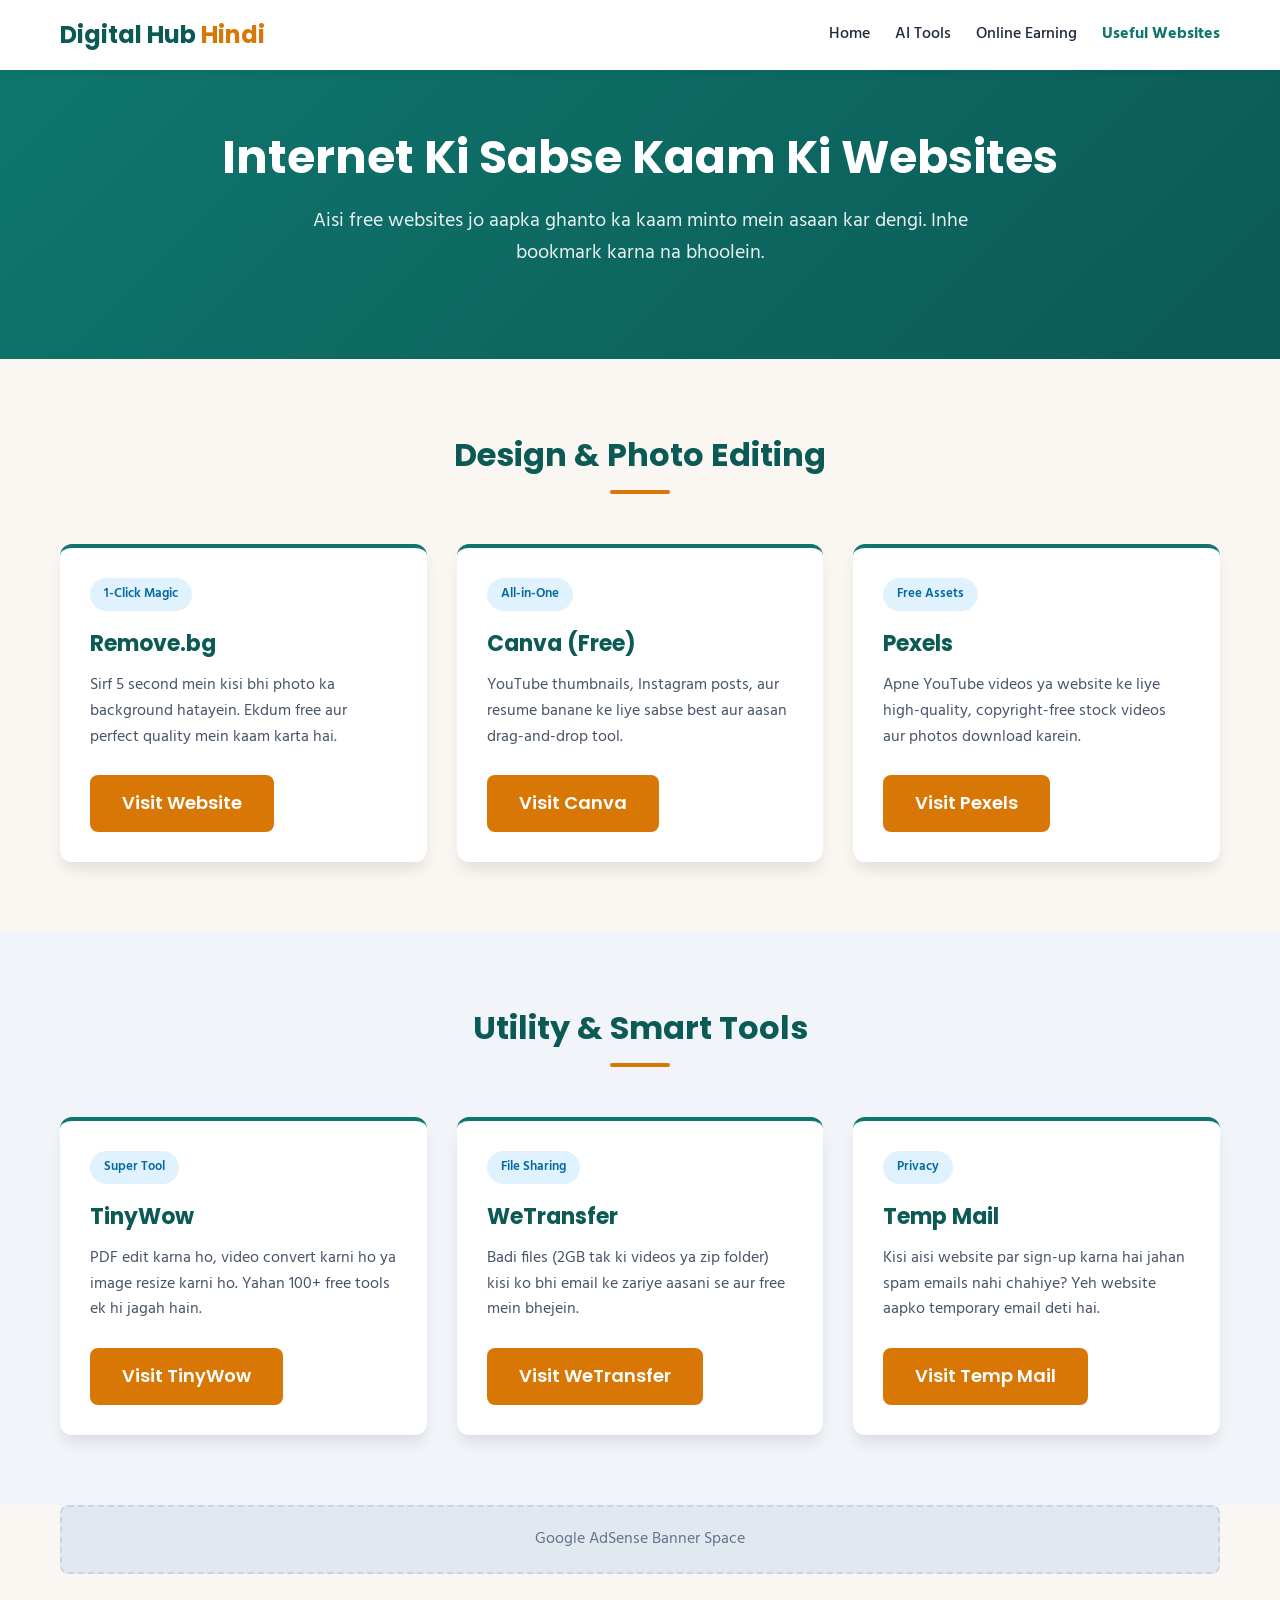
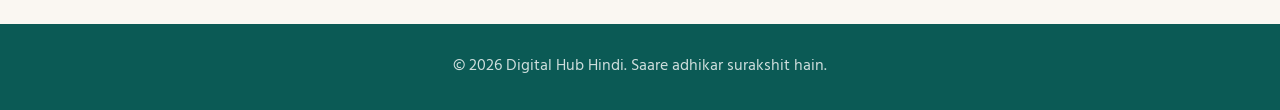
<file: useful-sites.html>
<!DOCTYPE html>
<html lang="hi">
<head>
    <meta charset="UTF-8">
    <meta name="viewport" content="width=device-width, initial-scale=1.0">
    <title>Kaam Ki Websites (Daily Use) - Digital Hub Hindi</title>
    
    <meta name="description" content="Internet ki sabse useful aur free websites. Photo editing, PDF tools, aur productivity ke liye best tools ki list.">
    
    <link rel="preconnect" href="https://fonts.googleapis.com">
    <link rel="preconnect" href="https://fonts.gstatic.com" crossorigin>
    <link href="https://fonts.googleapis.com/css2?family=Hind:wght@400;500;600&family=Poppins:wght@500;600;700&display=swap" rel="stylesheet">
    
    <link rel="stylesheet" href="styles.css">
</head>
<body>

    <header class="navbar">
        <div class="container nav-container">
            <a href="index.html" class="logo">Digital Hub <span>Hindi</span></a>
            <nav class="nav-links">
                <a href="index.html">Home</a>
                <a href="ai-tools.html">AI Tools</a>
                <a href="earning.html">Online Earning</a>
                <a href="useful-sites.html" style="color: var(--primary); font-weight: 700;">Useful Websites</a>
            </nav>
        </div>
    </header>

    <section class="hero" style="padding: 60px 20px;">
        <div class="container hero-content">
            <h1>Internet Ki Sabse Kaam Ki Websites</h1>
            <p>Aisi free websites jo aapka ghanto ka kaam minto mein asaan kar dengi. Inhe bookmark karna na bhoolein.</p>
        </div>
    </section>

    <section class="section-padding">
        <div class="container">
            <h2 class="section-title">Design & Photo Editing</h2>
            <div class="grid-cards">
                <div class="card">
                    <span class="badge">1-Click Magic</span>
                    <h3>Remove.bg</h3>
                    <p>Sirf 5 second mein kisi bhi photo ka background hatayein. Ekdum free aur perfect quality mein kaam karta hai.</p>
                    <a href="https://www.remove.bg/" target="_blank" class="btn-primary">Visit Website</a>
                </div>
                <div class="card">
                    <span class="badge">All-in-One</span>
                    <h3>Canva (Free)</h3>
                    <p>YouTube thumbnails, Instagram posts, aur resume banane ke liye sabse best aur aasan drag-and-drop tool.</p>
                    <a href="https://www.canva.com/" target="_blank" class="btn-primary">Visit Canva</a>
                </div>
                <div class="card">
                    <span class="badge">Free Assets</span>
                    <h3>Pexels</h3>
                    <p>Apne YouTube videos ya website ke liye high-quality, copyright-free stock videos aur photos download karein.</p>
                    <a href="https://www.pexels.com/" target="_blank" class="btn-primary">Visit Pexels</a>
                </div>
            </div>
        </div>
    </section>

    <section class="section-padding bg-light">
        <div class="container">
            <h2 class="section-title">Utility & Smart Tools</h2>
            <div class="grid-cards">
                <div class="card">
                    <span class="badge">Super Tool</span>
                    <h3>TinyWow</h3>
                    <p>PDF edit karna ho, video convert karni ho ya image resize karni ho. Yahan 100+ free tools ek hi jagah hain.</p>
                    <a href="https://tinywow.com/" target="_blank" class="btn-primary">Visit TinyWow</a>
                </div>
                <div class="card">
                    <span class="badge">File Sharing</span>
                    <h3>WeTransfer</h3>
                    <p>Badi files (2GB tak ki videos ya zip folder) kisi ko bhi email ke zariye aasani se aur free mein bhejein.</p>
                    <a href="https://wetransfer.com/" target="_blank" class="btn-primary">Visit WeTransfer</a>
                </div>
                <div class="card">
                    <span class="badge">Privacy</span>
                    <h3>Temp Mail</h3>
                    <p>Kisi aisi website par sign-up karna hai jahan spam emails nahi chahiye? Yeh website aapko temporary email deti hai.</p>
                    <a href="https://temp-mail.org/" target="_blank" class="btn-primary">Visit Temp Mail</a>
                </div>
            </div>
        </div>
    </section>

    <div class="container" style="text-align: center; margin-bottom: 50px;">
        <div style="background: #e2e8f0; color: #64748b; padding: 20px; border: 2px dashed #cbd5e1; border-radius: 8px;">
            Google AdSense Banner Space
        </div>
    </div>

    <footer class="footer">
        <div class="container">
            <p>&copy; 2026 Digital Hub Hindi. Saare adhikar surakshit hain.</p>
        </div>
    </footer>

    <script src="main.js"></script>
</body>
</html>
</file>
<file: styles.css>
/* =========================================
   1. VARIABLES (Colors & Fonts)
========================================= */
:root {
  --primary: #0f766e; /* Deep Teal - Trust & Premium feel */
  --primary-dark: #0b5a55;
  --accent: #d97706; /* Vibrant Orange - Buttons ke liye */
  --accent-hover: #b45309;
  --bg-color: #faf7f2; /* Light Cream - Aankhon ke liye aaramdayak */
  --bg-light: #f1f5f9;
  --card-bg: #ffffff;
  --text-main: #1e293b;
  --text-light: #475569;
  --shadow: 0 10px 15px -3px rgba(0, 0, 0, 0.1);
  --border-radius: 12px;
  --font-heading: 'Poppins', sans-serif;
  --font-body: 'Hind', sans-serif;
}

/* =========================================
   2. RESET & BASE
========================================= */
* {
  margin: 0;
  padding: 0;
  box-sizing: border-box;
}

html {
  scroll-behavior: smooth;
}

body {
  font-family: var(--font-body);
  background-color: var(--bg-color);
  color: var(--text-main);
  line-height: 1.6;
}

h1, h2, h3 {
  font-family: var(--font-heading);
  color: var(--primary-dark);
}

.container {
  max-width: 1200px;
  margin: 0 auto;
  padding: 0 20px;
}

.section-padding {
  padding: 70px 0;
}

.bg-light {
  background-color: var(--bg-light);
}

.section-title {
  text-align: center;
  font-size: 32px;
  margin-bottom: 50px;
  position: relative;
}

.section-title::after {
  content: '';
  display: block;
  width: 60px;
  height: 4px;
  background-color: var(--accent);
  margin: 10px auto 0;
  border-radius: 2px;
}

/* =========================================
   3. HEADER & NAVIGATION
========================================= */
.navbar {
  background-color: #fff;
  box-shadow: 0 2px 10px rgba(0,0,0,0.05);
  position: sticky;
  top: 0;
  z-index: 100;
}

.nav-container {
  display: flex;
  justify-content: space-between;
  align-items: center;
  height: 70px;
}

.logo {
  font-family: var(--font-heading);
  font-size: 24px;
  font-weight: 700;
  color: var(--primary-dark);
  text-decoration: none;
}

.logo span {
  color: var(--accent);
}

.nav-links {
  display: flex;
  align-items: center;
}

.nav-links a {
  text-decoration: none;
  color: var(--text-main);
  margin-left: 25px;
  font-weight: 500;
  font-size: 16px;
  transition: color 0.3s;
}

.nav-links a:hover {
  color: var(--primary);
}

/* =========================================
   4. HERO SECTION (Top Banner)
========================================= */
.hero {
  background: linear-gradient(135deg, var(--primary) 0%, var(--primary-dark) 100%);
  color: white;
  text-align: center;
  padding: 90px 20px;
}

.hero h1 {
  color: white;
  font-size: 46px;
  margin-bottom: 20px;
  line-height: 1.2;
}

.hero p {
  font-size: 20px;
  max-width: 700px;
  margin: 0 auto 30px;
  opacity: 0.9;
}

/* =========================================
   5. BUTTONS
========================================= */
.btn-primary {
  display: inline-block;
  background-color: var(--accent);
  color: white;
  padding: 14px 32px;
  border-radius: 8px;
  text-decoration: none;
  font-weight: 600;
  font-family: var(--font-heading);
  font-size: 18px;
  transition: all 0.3s ease;
  border: none;
  cursor: pointer;
}

.btn-primary:hover {
  background-color: var(--accent-hover);
  transform: translateY(-2px);
  box-shadow: 0 4px 12px rgba(217, 119, 6, 0.3);
}

.btn-outline {
  display: inline-block;
  border: 2px solid var(--primary);
  color: var(--primary);
  padding: 10px 24px;
  border-radius: 6px;
  text-decoration: none;
  font-weight: 600;
  transition: all 0.3s ease;
  margin-top: 15px;
}

.btn-outline:hover {
  background-color: var(--primary);
  color: white;
}

/* =========================================
   6. CARDS & GRID SYSTEM
========================================= */
.grid-cards {
  display: grid;
  grid-template-columns: repeat(auto-fit, minmax(320px, 1fr));
  gap: 30px;
}

.card {
  background-color: var(--card-bg);
  padding: 30px;
  border-radius: var(--border-radius);
  box-shadow: var(--shadow);
  transition: transform 0.3s ease, box-shadow 0.3s ease;
  border-top: 4px solid var(--primary);
}

.card:hover {
  transform: translateY(-8px);
  box-shadow: 0 15px 30px -5px rgba(0, 0, 0, 0.15);
}

.badge {
  display: inline-block;
  background-color: #e0f2fe;
  color: #0369a1;
  font-size: 13px;
  font-weight: 600;
  padding: 6px 14px;
  border-radius: 20px;
  margin-bottom: 15px;
}

.card h3 {
  font-size: 22px;
  margin-bottom: 12px;
}

.card p {
  color: var(--text-light);
  font-size: 16px;
  margin-bottom: 25px;
}

/* =========================================
   7. FOOTER
========================================= */
.footer {
  background-color: var(--primary-dark);
  color: white;
  text-align: center;
  padding: 30px 0;
  margin-top: 40px;
}

.footer p {
  opacity: 0.8;
}

/* =========================================
   8. MOBILE RESPONSIVE (Phones ke liye)
========================================= */
@media (max-width: 768px) {
  .hero h1 {
    font-size: 32px;
  }
  .hero p {
    font-size: 18px;
  }
  .section-title {
    font-size: 28px;
  }
  .nav-links {
    display: none; /* JS handle karega isko */
  }
}
</file>
